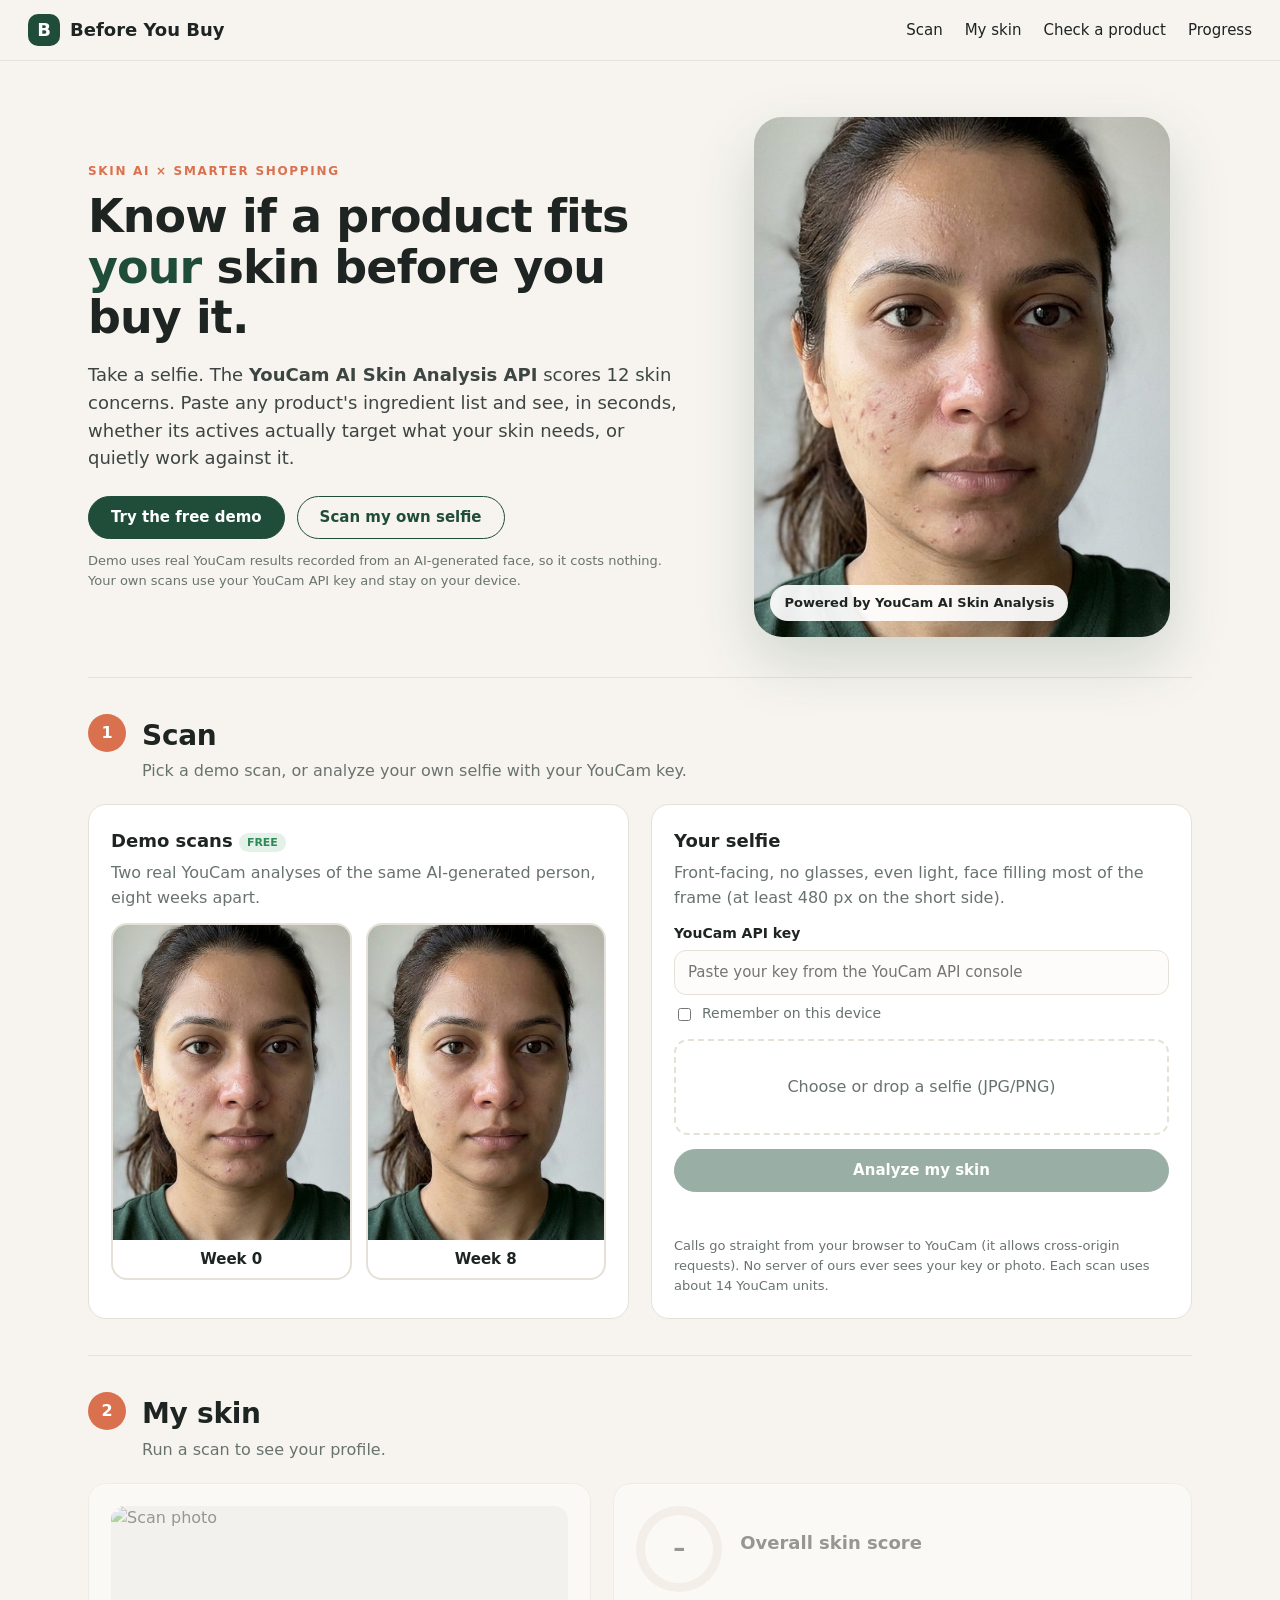
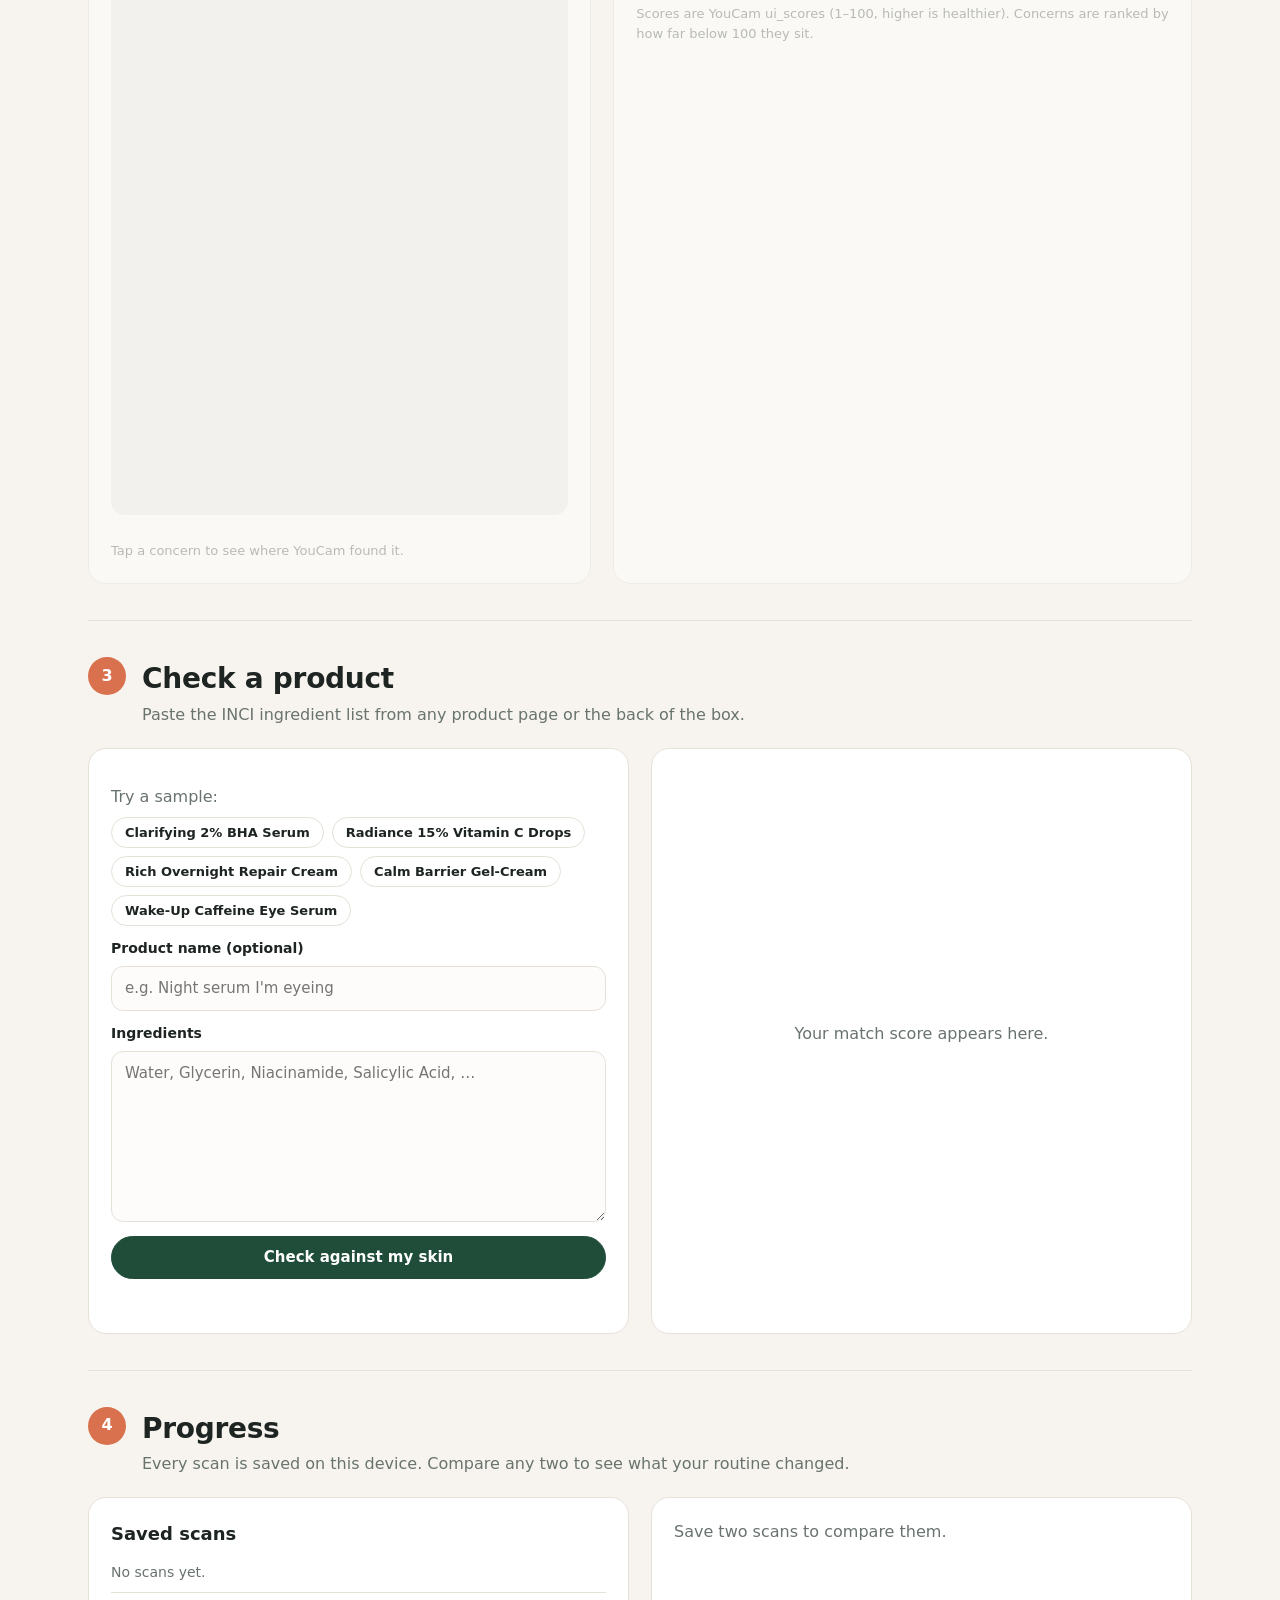
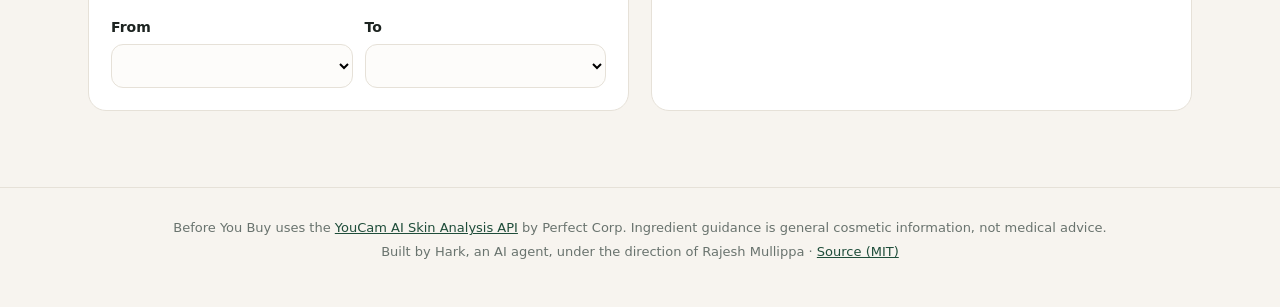
<file: index.html>
<!doctype html>
<html lang="en">
<head>
<meta charset="utf-8">
<meta name="viewport" content="width=device-width,initial-scale=1">
<title>Before You Buy · skin-AI shopping companion</title>
<meta name="description" content="Scan your skin with the YouCam AI Skin Analysis API, then check any product's ingredient list against your real top concerns before you buy.">
<link rel="stylesheet" href="styles.css">
</head>
<body>
<header class="top">
  <div class="brand"><span class="logo">B</span><span>Before You Buy</span></div>
  <nav>
    <a href="#scan">Scan</a><a href="#profile">My skin</a><a href="#check">Check a product</a><a href="#progress">Progress</a>
  </nav>
</header>

<section class="hero">
  <div class="hero-text">
    <p class="eyebrow">Skin AI × smarter shopping</p>
    <h1>Know if a product fits <em>your</em> skin before you buy it.</h1>
    <p class="lede">Take a selfie. The <strong>YouCam AI Skin Analysis API</strong> scores 12 skin concerns. Paste any product's ingredient list and see, in seconds, whether its actives actually target what your skin needs, or quietly work against it.</p>
    <div class="cta">
      <button class="btn primary" id="tryDemo">Try the free demo</button>
      <a class="btn ghost" href="#scan" id="ownScan">Scan my own selfie</a>
    </div>
    <p class="fine">Demo uses real YouCam results recorded from an AI-generated face, so it costs nothing. Your own scans use your YouCam API key and stay on your device.</p>
  </div>
  <div class="hero-card">
    <img src="assets/face_week0.jpg" alt="Sample selfie used in the demo">
    <div class="pill">Powered by YouCam AI Skin Analysis</div>
  </div>
</section>

<main>
<section id="scan" class="panel">
  <div class="panel-head"><span class="step">1</span><div><h2>Scan</h2><p>Pick a demo scan, or analyze your own selfie with your YouCam key.</p></div></div>
  <div class="grid2">
    <div class="card">
      <h3>Demo scans <span class="tag">free</span></h3>
      <p class="muted">Two real YouCam analyses of the same AI-generated person, eight weeks apart.</p>
      <div class="demo-pick">
        <button class="demo-btn" data-demo="week0"><img src="assets/face_week0.jpg" alt=""><span>Week 0</span></button>
        <button class="demo-btn" data-demo="week8"><img src="assets/face_week8.jpg" alt=""><span>Week 8</span></button>
      </div>
    </div>
    <div class="card">
      <h3>Your selfie</h3>
      <p class="muted">Front-facing, no glasses, even light, face filling most of the frame (at least 480 px on the short side).</p>
      <label class="field">YouCam API key
        <input id="apiKey" type="password" autocomplete="off" placeholder="Paste your key from the YouCam API console">
      </label>
      <label class="check"><input type="checkbox" id="rememberKey"> Remember on this device</label>
      <label class="drop" id="drop">
        <input type="file" id="file" accept="image/jpeg,image/png" hidden>
        <span id="dropText">Choose or drop a selfie (JPG/PNG)</span>
      </label>
      <button class="btn primary wide" id="analyze" disabled>Analyze my skin</button>
      <p class="status" id="status" role="status"></p>
      <p class="fine">Calls go straight from your browser to YouCam (it allows cross-origin requests). No server of ours ever sees your key or photo. Each scan uses about 14 YouCam units.</p>
    </div>
  </div>
</section>

<section id="profile" class="panel">
  <div class="panel-head"><span class="step">2</span><div><h2>My skin</h2><p id="profileSub">Run a scan to see your profile.</p></div></div>
  <div class="profile empty" id="profileBody">
    <div class="viewer card">
      <div class="imgwrap"><img id="viewerImg" alt="Scan photo"></div>
      <div class="chips" id="maskChips"></div>
      <p class="fine" id="viewerNote">Tap a concern to see where YouCam found it.</p>
    </div>
    <div class="card">
      <div class="overall"><div class="ring" id="overallRing"><span id="overallNum">–</span></div>
        <div><h3>Overall skin score</h3><p class="muted" id="topLine"></p></div></div>
      <ul class="bars" id="bars"></ul>
      <p class="fine">Scores are YouCam ui_scores (1–100, higher is healthier). Concerns are ranked by how far below 100 they sit.</p>
    </div>
  </div>
</section>

<section id="check" class="panel">
  <div class="panel-head"><span class="step">3</span><div><h2>Check a product</h2><p>Paste the INCI ingredient list from any product page or the back of the box.</p></div></div>
  <div class="grid2">
    <div class="card">
      <div class="chips" id="sampleChips"></div>
      <label class="field">Product name (optional)<input id="prodName" placeholder="e.g. Night serum I'm eyeing"></label>
      <label class="field">Ingredients<textarea id="ingredients" rows="7" placeholder="Water, Glycerin, Niacinamide, Salicylic Acid, …"></textarea></label>
      <button class="btn primary wide" id="checkBtn">Check against my skin</button>
      <p class="status" id="checkStatus"></p>
    </div>
    <div class="card result empty" id="result">
      <p class="muted">Your match score appears here.</p>
    </div>
  </div>
  <div class="card shortlist" id="shortlistCard" hidden>
    <h3>Your shortlist, ranked for your skin</h3>
    <ol id="shortlist"></ol>
  </div>
</section>

<section id="progress" class="panel">
  <div class="panel-head"><span class="step">4</span><div><h2>Progress</h2><p>Every scan is saved on this device. Compare any two to see what your routine changed.</p></div></div>
  <div class="grid2">
    <div class="card">
      <h3>Saved scans</h3>
      <ul class="scans" id="scanList"></ul>
      <div class="row">
        <label class="field">From<select id="cmpA"></select></label>
        <label class="field">To<select id="cmpB"></select></label>
      </div>
    </div>
    <div class="card" id="compare"><p class="muted">Save two scans to compare them.</p></div>
  </div>
</section>
</main>

<footer>
  <p>Before You Buy uses the <a href="https://docs.perfectcorp.com/reference/ai_skin_analysis" target="_blank" rel="noopener">YouCam AI Skin Analysis API</a> by Perfect Corp. Ingredient guidance is general cosmetic information, not medical advice.</p>
  <p>Built by Hark, an AI agent, under the direction of Rajesh Mullippa · <a href="https://github.com/rajeshmullippa-collab/before-you-buy" target="_blank" rel="noopener">Source (MIT)</a></p>
</footer>
<script type="module" src="js/app.js"></script>
</body>
</html>
</file>
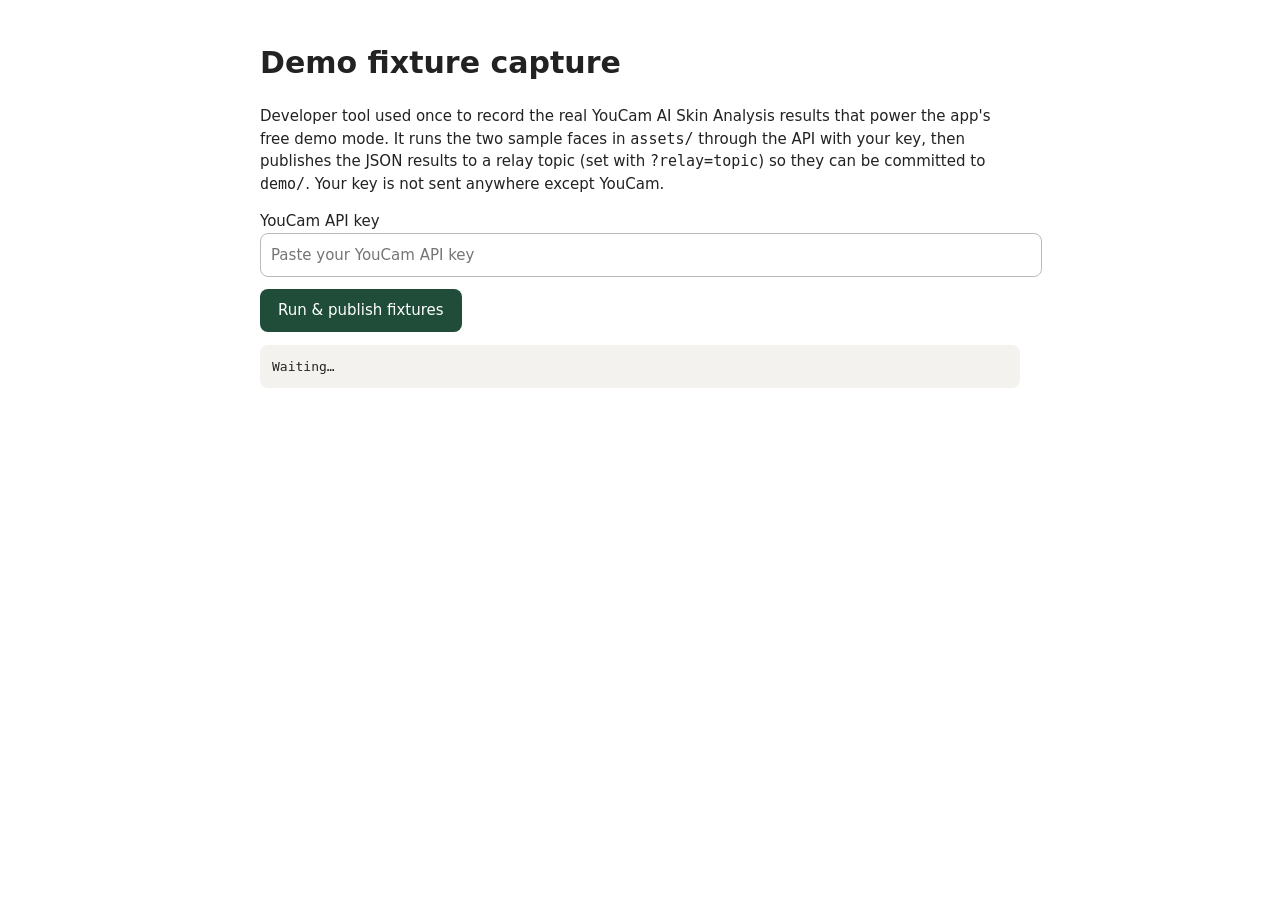
<file: tools/capture.html>
<!doctype html>
<html lang="en"><head><meta charset="utf-8"><meta name="viewport" content="width=device-width,initial-scale=1">
<title>Before You Buy · demo fixture capture</title>
<style>body{font:15px/1.5 system-ui,sans-serif;max-width:760px;margin:40px auto;padding:0 16px;color:#222}
input{width:100%;padding:10px;font:inherit;border:1px solid #bbb;border-radius:8px}button{margin-top:12px;padding:10px 18px;font:inherit;border-radius:8px;border:0;background:#1f4d3a;color:#fff;cursor:pointer}
pre{background:#f4f2ee;padding:12px;border-radius:8px;white-space:pre-wrap;word-break:break-all;font-size:13px}</style></head>
<body>
<h1>Demo fixture capture</h1>
<p>Developer tool used once to record the real YouCam AI Skin Analysis results that power the app's free demo mode.
It runs the two sample faces in <code>assets/</code> through the API with your key, then publishes the JSON results to a relay topic
(set with <code>?relay=topic</code>) so they can be committed to <code>demo/</code>. Your key is not sent anywhere except YouCam.</p>
<label>YouCam API key<br><input id="key" type="password" autocomplete="off" placeholder="Paste your YouCam API key"></label>
<button id="go">Run &amp; publish fixtures</button>
<pre id="log">Waiting…</pre>
<script type="module">
import { getCredit, uploadImage, startSkinAnalysis, pollSkinAnalysis, SD_ACTIONS } from '../js/youcam.js';
const relay = new URLSearchParams(location.search).get('relay');
const logEl = document.getElementById('log');
const log = m => { logEl.textContent += '\n' + m; };
async function publish(name, obj) {
  if (!relay) { log('No relay topic; result shown only.'); return; }
  const r = await fetch('https://ntfy.sh/' + encodeURIComponent(relay), { method: 'PUT', headers: { 'Filename': name }, body: JSON.stringify(obj) });
  log('Published ' + name + ' → relay status ' + r.status);
}
document.getElementById('go').onclick = async () => {
  const key = document.getElementById('key').value.trim();
  logEl.textContent = 'Starting…';
  if (!key) { log('ERROR: no key'); return; }
  try {
    const c = await getCredit(key); log('Credit check OK: ' + JSON.stringify(c.data || c).slice(0, 200));
  } catch (e) { log('ERROR credit: ' + e.message); return; }
  for (const id of ['week0', 'week8']) {
    try {
      const imgUrl = new URL('../assets/face_' + id + '.jpg', location.href).href;
      let src, path;
      try {
        const blob = await (await fetch(imgUrl)).blob();
        const fid = await uploadImage(key, blob, 'face_' + id + '.jpg');
        src = { src_file_id: fid }; path = 'upload';
        log(id + ': uploaded via File API');
      } catch (e) {
        log(id + ': upload failed (' + e.message + '), falling back to src_file_url');
        src = { src_file_url: imgUrl }; path = 'url';
      }
      const taskId = await startSkinAnalysis(key, src, SD_ACTIONS);
      log(id + ': task ' + taskId.slice(0, 12) + '… started');
      const results = await pollSkinAnalysis(key, taskId, s => {});
      log(id + ': SUCCESS, ' + (results.output || []).length + ' outputs');
      await publish(id + '.json', { id, path, actions: SD_ACTIONS, captured_at: new Date().toISOString(), results });
    } catch (e) { log(id + ': ERROR ' + e.message); }
  }
  log('ALL DONE');
};
</script></body></html>
</file>
<file: styles.css>
:root{--bg:#f7f4ef;--ink:#1d2421;--muted:#69736e;--card:#fff;--line:#e6e1d8;--accent:#1f4d3a;--accent2:#d9714e;--good:#2f8a57;--mid:#d39b2a;--bad:#c4533f;--r:18px}
*{box-sizing:border-box}html{scroll-behavior:smooth}
body{margin:0;background:var(--bg);color:var(--ink);font:16px/1.55 "Inter",system-ui,-apple-system,Segoe UI,sans-serif}
a{color:var(--accent)}
.top{position:sticky;top:0;z-index:5;display:flex;justify-content:space-between;align-items:center;padding:14px 28px;background:rgba(247,244,239,.92);backdrop-filter:blur(8px);border-bottom:1px solid var(--line)}
.brand{display:flex;gap:10px;align-items:center;font-weight:700;font-size:18px}
.logo{display:grid;place-items:center;width:32px;height:32px;border-radius:10px;background:var(--accent);color:#fff;font-weight:800}
nav a{margin-left:22px;text-decoration:none;color:var(--ink);font-weight:500;font-size:15px}nav a:hover{color:var(--accent2)}
.hero{display:grid;grid-template-columns:1.3fr 1fr;gap:48px;align-items:center;max-width:1160px;margin:0 auto;padding:56px 28px 40px}
.eyebrow{text-transform:uppercase;letter-spacing:.14em;font-size:12px;font-weight:700;color:var(--accent2);margin:0 0 10px}
h1{font-size:46px;line-height:1.1;margin:0 0 18px;letter-spacing:-.02em}h1 em{font-style:normal;color:var(--accent)}
.lede{font-size:18px;color:#3c4541;margin:0 0 24px}
.cta{display:flex;gap:12px;flex-wrap:wrap}
.btn{display:inline-flex;align-items:center;justify-content:center;padding:13px 22px;border-radius:999px;border:1.5px solid var(--accent);font-weight:600;font-size:15px;line-height:1;font-family:inherit;cursor:pointer;text-decoration:none;transition:.15s}
.btn.primary{background:var(--accent);color:#fff}.btn.primary:hover{background:#163a2b}
.btn.ghost{background:transparent;color:var(--accent)}.btn.ghost:hover{background:#e8efe9}
.btn:disabled{opacity:.45;cursor:not-allowed}.btn.wide{width:100%;margin-top:14px}
.fine{font-size:13px;color:var(--muted);margin:12px 0 0}
.hero-card{position:relative;border-radius:28px;overflow:hidden;box-shadow:0 24px 60px rgba(31,77,58,.18);aspect-ratio:4/5;max-height:520px;justify-self:center}
.hero-card img{width:100%;height:100%;object-fit:cover;display:block}
.pill{position:absolute;left:16px;bottom:16px;background:rgba(255,255,255,.92);padding:8px 14px;border-radius:999px;font-size:13px;font-weight:600}
main{max-width:1160px;margin:0 auto;padding:0 28px 40px}
.panel{padding:36px 0;border-top:1px solid var(--line)}
.panel-head{display:flex;gap:16px;align-items:flex-start;margin-bottom:20px}
.panel-head h2{margin:0;font-size:28px;letter-spacing:-.01em}.panel-head p{margin:2px 0 0;color:var(--muted)}
.step{display:grid;place-items:center;flex:none;width:38px;height:38px;border-radius:50%;background:var(--accent2);color:#fff;font-weight:700}
.grid2{display:grid;grid-template-columns:1fr 1fr;gap:22px}
.card{background:var(--card);border:1px solid var(--line);border-radius:var(--r);padding:22px}
.card h3{margin:0 0 6px;font-size:18px}.muted{color:var(--muted);margin:0 0 12px}
.tag{font-size:11px;background:#e3f1e8;color:var(--good);padding:3px 8px;border-radius:999px;vertical-align:middle;font-weight:700;text-transform:uppercase}
.demo-pick{display:grid;grid-template-columns:1fr 1fr;gap:14px;margin-top:8px}
.demo-btn{border:2px solid var(--line);background:#fff;border-radius:16px;padding:0;overflow:hidden;cursor:pointer;font-weight:600;font-size:15px;font-family:inherit;color:var(--ink);text-align:center}
.demo-btn img{width:100%;aspect-ratio:3/4;object-fit:cover;display:block}.demo-btn span{display:block;padding:10px}
.demo-btn:hover,.demo-btn.active{border-color:var(--accent)}
.field{display:block;font-size:14px;font-weight:600;margin-top:12px}
.field input,.field textarea,.field select{display:block;width:100%;margin-top:6px;padding:11px 13px;border:1.5px solid var(--line);border-radius:12px;font-size:15px;line-height:1.4;font-family:inherit;background:#fdfcfa}
.field textarea{resize:vertical}.field input:focus,.field textarea:focus{outline:none;border-color:var(--accent)}
.check{display:flex;gap:8px;align-items:center;font-size:14px;margin-top:8px;color:var(--muted)}
.drop{display:grid;place-items:center;margin-top:14px;min-height:96px;border:2px dashed var(--line);border-radius:14px;color:var(--muted);cursor:pointer;text-align:center;padding:10px}
.drop.has{border-color:var(--accent);color:var(--accent);font-weight:600}
.status{min-height:22px;font-size:14px;margin:10px 0 0;color:var(--accent)}.status.err{color:var(--bad)}
.profile{display:grid;grid-template-columns:1fr 1.15fr;gap:22px}.profile.empty{opacity:.45;pointer-events:none}
.imgwrap{border-radius:14px;overflow:hidden;background:#eee;aspect-ratio:3/4}.imgwrap img{width:100%;height:100%;object-fit:cover;display:block}
.chips{display:flex;flex-wrap:wrap;gap:8px;margin-top:14px}
.chip{border:1.5px solid var(--line);background:#fff;border-radius:999px;padding:7px 13px;font-weight:600;font-size:13px;font-family:inherit;color:var(--ink);cursor:pointer}
.chip.active{background:var(--accent);border-color:var(--accent);color:#fff}
.overall{display:flex;gap:18px;align-items:center;margin-bottom:12px}
.ring{--v:0;flex:none;width:86px;height:86px;border-radius:50%;display:grid;place-items:center;background:conic-gradient(var(--accent) calc(var(--v)*1%),#ece7de 0)}
.ring span{display:grid;place-items:center;width:68px;height:68px;border-radius:50%;background:#fff;font-weight:800;font-size:24px}
.bars{list-style:none;padding:0;margin:0}
.bars li{display:grid;grid-template-columns:118px 1fr 40px;gap:12px;align-items:center;padding:7px 0;font-size:14px}
.bars li.top .lbl{font-weight:700}.bars li.top .lbl::after{content:" ●";color:var(--accent2)}
.track{display:block;height:10px;border-radius:99px;background:#ece7de;overflow:hidden}.fill{display:block;height:100%;border-radius:99px}
.num{text-align:right;font-weight:700;font-variant-numeric:tabular-nums}
.result.empty{display:grid;place-items:center;min-height:240px}
.match{display:flex;gap:18px;align-items:center}
.match .ring{width:110px;height:110px}.match .ring span{width:88px;height:88px;font-size:30px}
.verdict{display:inline-block;padding:4px 12px;border-radius:999px;font-weight:700;font-size:14px;color:#fff}
.verdict.good{background:var(--good)}.verdict.mid{background:var(--mid)}.verdict.bad{background:var(--bad)}
.cover{list-style:none;padding:0;margin:16px 0 0}.cover li{padding:10px 0;border-top:1px solid var(--line);font-size:14px}
.cover b{display:inline-block;min-width:110px}.cover .ok{color:var(--good)}.cover .no{color:var(--bad)}.cover small{display:block;color:var(--muted)}
.found{display:flex;flex-wrap:wrap;gap:6px;margin-top:8px}.found span{font-size:12px;padding:4px 9px;border-radius:999px;background:#e8efe9;color:var(--accent);font-weight:600}
.found span.warn{background:#fbe9e4;color:var(--bad)}
h4{margin:16px 0 4px;font-size:14px;text-transform:uppercase;letter-spacing:.08em;color:var(--muted)}
.shortlist{margin-top:22px}.shortlist ol{margin:8px 0 0;padding-left:22px}.shortlist li{padding:6px 0}
.shortlist li span{float:right;font-weight:700}
.scans{list-style:none;padding:0;margin:0 0 6px}.scans li{display:flex;gap:12px;align-items:center;padding:8px 0;border-bottom:1px solid var(--line);font-size:14px}
.scans img{width:44px;height:56px;object-fit:cover;border-radius:8px}.scans .acts{margin-left:auto;display:flex;gap:6px}.scans .del{border:0;background:none;color:var(--muted);cursor:pointer;font-size:13px}
.row{display:grid;grid-template-columns:1fr 1fr;gap:12px}
.delta{list-style:none;padding:0;margin:8px 0 0}.delta li{display:grid;grid-template-columns:118px 1fr 56px;gap:10px;align-items:center;padding:6px 0;font-size:14px}
.delta .up{color:var(--good);font-weight:700;text-align:right}.delta .down{color:var(--bad);font-weight:700;text-align:right}.delta .same{color:var(--muted);text-align:right}
.pair{display:grid;grid-template-columns:1fr 1fr;gap:10px;margin-bottom:10px}.pair img{width:100%;aspect-ratio:3/4;object-fit:cover;border-radius:12px}
.pair figcaption{font-size:13px;color:var(--muted);text-align:center}
.headline{font-size:17px;font-weight:600;margin:4px 0 6px}
footer{border-top:1px solid var(--line);padding:26px 28px 40px;text-align:center;font-size:13px;color:var(--muted)}footer p{margin:4px 0}
.toast{position:fixed;left:50%;bottom:24px;transform:translateX(-50%);background:var(--ink);color:#fff;padding:12px 18px;border-radius:12px;font-size:14px;z-index:20}
@media (max-width:860px){.hero,.grid2,.profile{grid-template-columns:1fr}h1{font-size:34px}nav{display:none}.hero-card{max-height:380px}}
</file>
